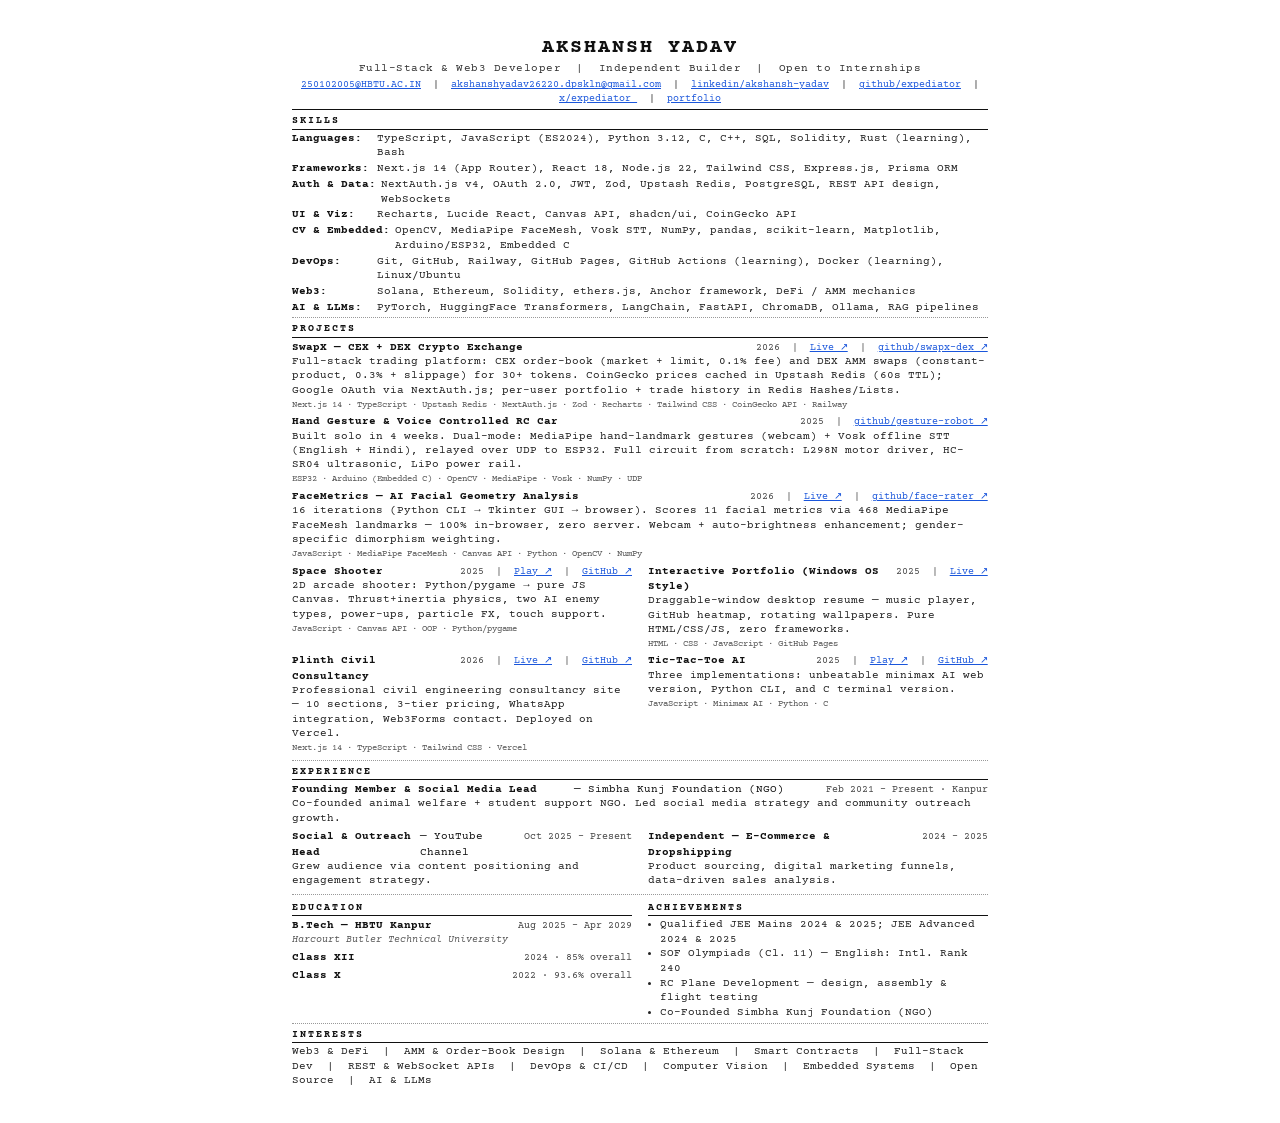
<file: resume-print.html>
<!DOCTYPE html>
<html lang="en">
<head>
<meta charset="UTF-8">
<title>Akshansh Yadav — Resume</title>
<style>
  @import url('https://fonts.googleapis.com/css2?family=Courier+Prime:ital,wght@0,400;0,700;1,400&display=swap');

  *, *::before, *::after { box-sizing: border-box; margin: 0; padding: 0; }

  body {
    font-family: 'Courier Prime', 'Courier New', monospace;
    font-size: 8.5pt;
    color: #111;
    background: #fff;
    line-height: 1.35;
  }

  a { color: #1a56db; text-decoration: underline; }

  .page {
    width: 210mm;
    min-height: 297mm;
    max-height: 297mm;
    padding: 9mm 13mm 7mm;
    margin: 0 auto;
    overflow: hidden;
  }

  /* HEADER */
  .header { text-align: center; margin-bottom: 4px; }
  .header h1 { font-size: 15pt; font-weight: 700; letter-spacing: 2px; text-transform: uppercase; }
  .header .role { font-size: 8pt; color: #333; margin: 1px 0 2px; letter-spacing: .5px; }
  .header .contacts { font-size: 7.5pt; color: #222; }
  .header .contacts span { margin: 0 3px; }

  /* DIVIDER */
  hr { border: none; border-top: 1px solid #111; margin: 3px 0; }
  hr.thin { border-top: 1px dotted #999; margin: 2px 0; }

  /* SECTION TITLES */
  .section-title {
    font-size: 7.5pt;
    font-weight: 700;
    text-transform: uppercase;
    letter-spacing: 2px;
    margin: 4px 0 2px;
    border-bottom: 1px solid #111;
    padding-bottom: 1px;
  }

  /* SKILL ROWS */
  .skill-row { display: flex; gap: 5px; margin-bottom: 1.5px; font-size: 8pt; }
  .skill-row .cat { font-weight: 700; min-width: 80px; flex-shrink: 0; }
  .skill-row .vals { color: #222; }

  /* ENTRIES */
  .entry { margin-bottom: 3px; }
  .entry-header { display: flex; justify-content: space-between; align-items: baseline; }
  .entry-header b { font-size: 8.5pt; font-weight: 700; }
  .entry-header .meta { font-size: 7.5pt; color: #444; white-space: nowrap; margin-left: 6px; }
  .entry .sub { font-size: 7.5pt; color: #555; font-style: italic; }
  .entry p { font-size: 8pt; color: #222; margin-top: 0; line-height: 1.35; }
  .entry .tags { font-size: 7pt; color: #555; margin-top: 0.5px; }

  /* TWO-COL */
  .two-col { display: grid; grid-template-columns: 1fr 1fr; gap: 0 16px; }

  /* BULLET LIST */
  ul.bullet { padding-left: 12px; margin: 0; }
  ul.bullet li { font-size: 8pt; color: #222; margin-bottom: 0.5px; }

  /* INTERESTS */
  .interests { font-size: 8pt; color: #222; }

  @media print {
    @page { margin: 0; size: A4 portrait; }
    body { -webkit-print-color-adjust: exact; print-color-adjust: exact; }
    .page { margin: 0; }
    a { color: #1a56db !important; text-decoration: underline !important; }
  }
</style>
</head>
<body>
<div class="page">

  <!-- HEADER -->
  <div class="header">
    <h1>Akshansh Yadav</h1>
    <div class="role">Full-Stack &amp; Web3 Developer &nbsp;|&nbsp; Independent Builder &nbsp;|&nbsp; Open to Internships</div>
    <div class="contacts">
      <span><a href="mailto:250102005@HBTU.AC.IN">250102005@HBTU.AC.IN</a></span>
      <span>|</span>
      <span><a href="mailto:akshanshyadav26220.dpskln@gmail.com">akshanshyadav26220.dpskln@gmail.com</a></span>
      <span>|</span>
      <span><a href="https://linkedin.com/in/akshansh-yadav-554926304">linkedin/akshansh-yadav</a></span>
      <span>|</span>
      <span><a href="https://github.com/expediator">github/expediator</a></span>
      <span>|</span>
      <span><a href="https://x.com/expediator_">x/expediator_</a></span>
      <span>|</span>
      <span><a href="https://expediator.github.io/resume/">portfolio</a></span>
    </div>
  </div>

  <hr>

  <!-- SKILLS -->
  <div class="section-title">Skills</div>
  <div class="skill-row">
    <span class="cat">Languages:</span>
    <span class="vals">TypeScript, JavaScript (ES2024), Python 3.12, C, C++, SQL, Solidity, Rust (learning), Bash</span>
  </div>
  <div class="skill-row">
    <span class="cat">Frameworks:</span>
    <span class="vals">Next.js 14 (App Router), React 18, Node.js 22, Tailwind CSS, Express.js, Prisma ORM</span>
  </div>
  <div class="skill-row">
    <span class="cat">Auth &amp; Data:</span>
    <span class="vals">NextAuth.js v4, OAuth 2.0, JWT, Zod, Upstash Redis, PostgreSQL, REST API design, WebSockets</span>
  </div>
  <div class="skill-row">
    <span class="cat">UI &amp; Viz:</span>
    <span class="vals">Recharts, Lucide React, Canvas API, shadcn/ui, CoinGecko API</span>
  </div>
  <div class="skill-row">
    <span class="cat">CV &amp; Embedded:</span>
    <span class="vals">OpenCV, MediaPipe FaceMesh, Vosk STT, NumPy, pandas, scikit-learn, Matplotlib, Arduino/ESP32, Embedded C</span>
  </div>
  <div class="skill-row">
    <span class="cat">DevOps:</span>
    <span class="vals">Git, GitHub, Railway, GitHub Pages, GitHub Actions (learning), Docker (learning), Linux/Ubuntu</span>
  </div>
  <div class="skill-row">
    <span class="cat">Web3:</span>
    <span class="vals">Solana, Ethereum, Solidity, ethers.js, Anchor framework, DeFi / AMM mechanics</span>
  </div>
  <div class="skill-row">
    <span class="cat">AI &amp; LLMs:</span>
    <span class="vals">PyTorch, HuggingFace Transformers, LangChain, FastAPI, ChromaDB, Ollama, RAG pipelines</span>
  </div>

  <hr class="thin">

  <!-- PROJECTS -->
  <div class="section-title">Projects</div>

  <div class="entry">
    <div class="entry-header">
      <b>SwapX — CEX + DEX Crypto Exchange</b>
      <span class="meta">2026 &nbsp;|&nbsp; <a href="https://easygoing-motivation-production.up.railway.app">Live ↗</a> &nbsp;|&nbsp; <a href="https://github.com/expediator/swapx-dex">github/swapx-dex ↗</a></span>
    </div>
    <p>Full-stack trading platform: CEX order-book (market + limit, 0.1% fee) and DEX AMM swaps (constant-product, 0.3% + slippage) for 30+ tokens. CoinGecko prices cached in Upstash Redis (60s TTL); Google OAuth via NextAuth.js; per-user portfolio + trade history in Redis Hashes/Lists.</p>
    <div class="tags">Next.js 14 · TypeScript · Upstash Redis · NextAuth.js · Zod · Recharts · Tailwind CSS · CoinGecko API · Railway</div>
  </div>

  <div class="entry">
    <div class="entry-header">
      <b>Hand Gesture &amp; Voice Controlled RC Car</b>
      <span class="meta">2025 &nbsp;|&nbsp; <a href="https://github.com/expediator/gesture-controlled-robot">github/gesture-robot ↗</a></span>
    </div>
    <p>Built solo in 4 weeks. Dual-mode: MediaPipe hand-landmark gestures (webcam) + Vosk offline STT (English + Hindi), relayed over UDP to ESP32. Full circuit from scratch: L298N motor driver, HC-SR04 ultrasonic, LiPo power rail.</p>
    <div class="tags">ESP32 · Arduino (Embedded C) · OpenCV · MediaPipe · Vosk · NumPy · UDP</div>
  </div>

  <div class="entry">
    <div class="entry-header">
      <b>FaceMetrics — AI Facial Geometry Analysis</b>
      <span class="meta">2026 &nbsp;|&nbsp; <a href="https://expediator.github.io/face-rater/">Live ↗</a> &nbsp;|&nbsp; <a href="https://github.com/expediator/face-rater">github/face-rater ↗</a></span>
    </div>
    <p>16 iterations (Python CLI → Tkinter GUI → browser). Scores 11 facial metrics via 468 MediaPipe FaceMesh landmarks — 100% in-browser, zero server. Webcam + auto-brightness enhancement; gender-specific dimorphism weighting.</p>
    <div class="tags">JavaScript · MediaPipe FaceMesh · Canvas API · Python · OpenCV · NumPy</div>
  </div>

  <div class="two-col">
    <div class="entry">
      <div class="entry-header">
        <b>Space Shooter</b>
        <span class="meta">2025 &nbsp;|&nbsp; <a href="https://expediator.github.io/space-shooter/">Play ↗</a> &nbsp;|&nbsp; <a href="https://github.com/expediator/space-shooter">GitHub ↗</a></span>
      </div>
      <p>2D arcade shooter: Python/pygame → pure JS Canvas. Thrust+inertia physics, two AI enemy types, power-ups, particle FX, touch support.</p>
      <div class="tags">JavaScript · Canvas API · OOP · Python/pygame</div>
    </div>
    <div class="entry">
      <div class="entry-header">
        <b>Interactive Portfolio (Windows OS Style)</b>
        <span class="meta">2025 &nbsp;|&nbsp; <a href="https://expediator.github.io/resume/">Live ↗</a></span>
      </div>
      <p>Draggable-window desktop resume — music player, GitHub heatmap, rotating wallpapers. Pure HTML/CSS/JS, zero frameworks.</p>
      <div class="tags">HTML · CSS · JavaScript · GitHub Pages</div>
    </div>
  </div>

  <div class="two-col">
    <div class="entry">
      <div class="entry-header">
        <b>Plinth Civil Consultancy</b>
        <span class="meta">2026 &nbsp;|&nbsp; <a href="https://civil-site-gray.vercel.app">Live ↗</a> &nbsp;|&nbsp; <a href="https://github.com/expediator/civil-site">GitHub ↗</a></span>
      </div>
      <p>Professional civil engineering consultancy site — 10 sections, 3-tier pricing, WhatsApp integration, Web3Forms contact. Deployed on Vercel.</p>
      <div class="tags">Next.js 14 · TypeScript · Tailwind CSS · Vercel</div>
    </div>
    <div class="entry">
      <div class="entry-header">
        <b>Tic-Tac-Toe AI</b>
        <span class="meta">2025 &nbsp;|&nbsp; <a href="https://expediator.github.io/tic-tac-toe/">Play ↗</a> &nbsp;|&nbsp; <a href="https://github.com/expediator/tic-tac-toe">GitHub ↗</a></span>
      </div>
      <p>Three implementations: unbeatable minimax AI web version, Python CLI, and C terminal version.</p>
      <div class="tags">JavaScript · Minimax AI · Python · C</div>
    </div>
  </div>

  <hr class="thin">

  <!-- EXPERIENCE -->
  <div class="section-title">Experience</div>

  <div class="entry">
    <div class="entry-header">
      <b>Founding Member &amp; Social Media Lead</b> — Simbha Kunj Foundation (NGO)
      <span class="meta">Feb 2021 – Present · Kanpur</span>
    </div>
    <p>Co-founded animal welfare + student support NGO. Led social media strategy and community outreach growth.</p>
  </div>

  <div class="two-col">
    <div class="entry">
      <div class="entry-header">
        <b>Social &amp; Outreach Head</b> — YouTube Channel
        <span class="meta">Oct 2025 – Present</span>
      </div>
      <p>Grew audience via content positioning and engagement strategy.</p>
    </div>
    <div class="entry">
      <div class="entry-header">
        <b>Independent — E-Commerce &amp; Dropshipping</b>
        <span class="meta">2024 – 2025</span>
      </div>
      <p>Product sourcing, digital marketing funnels, data-driven sales analysis.</p>
    </div>
  </div>

  <hr class="thin">

  <!-- EDUCATION + ACHIEVEMENTS -->
  <div class="two-col">
    <div>
      <div class="section-title">Education</div>
      <div class="entry">
        <div class="entry-header"><b>B.Tech — HBTU Kanpur</b><span class="meta">Aug 2025 – Apr 2029</span></div>
        <div class="sub">Harcourt Butler Technical University</div>
      </div>
      <div class="entry">
        <div class="entry-header"><b>Class XII</b><span class="meta">2024 · 85% overall</span></div>
      </div>
      <div class="entry">
        <div class="entry-header"><b>Class X</b><span class="meta">2022 · 93.6% overall</span></div>
      </div>
    </div>
    <div>
      <div class="section-title">Achievements</div>
      <ul class="bullet">
        <li>Qualified JEE Mains 2024 &amp; 2025; JEE Advanced 2024 &amp; 2025</li>
        <li>SOF Olympiads (Cl. 11) — English: Intl. Rank 240</li>
        <li>RC Plane Development — design, assembly &amp; flight testing</li>
        <li>Co-Founded Simbha Kunj Foundation (NGO)</li>
      </ul>
    </div>
  </div>

  <hr class="thin">

  <!-- INTERESTS -->
  <div class="section-title">Interests</div>
  <div class="interests">
    Web3 &amp; DeFi &nbsp;|&nbsp; AMM &amp; Order-Book Design &nbsp;|&nbsp; Solana &amp; Ethereum &nbsp;|&nbsp; Smart Contracts &nbsp;|&nbsp;
    Full-Stack Dev &nbsp;|&nbsp; REST &amp; WebSocket APIs &nbsp;|&nbsp; DevOps &amp; CI/CD &nbsp;|&nbsp;
    Computer Vision &nbsp;|&nbsp; Embedded Systems &nbsp;|&nbsp; Open Source &nbsp;|&nbsp; AI &amp; LLMs
  </div>

</div>
</body>
</html>
</file>
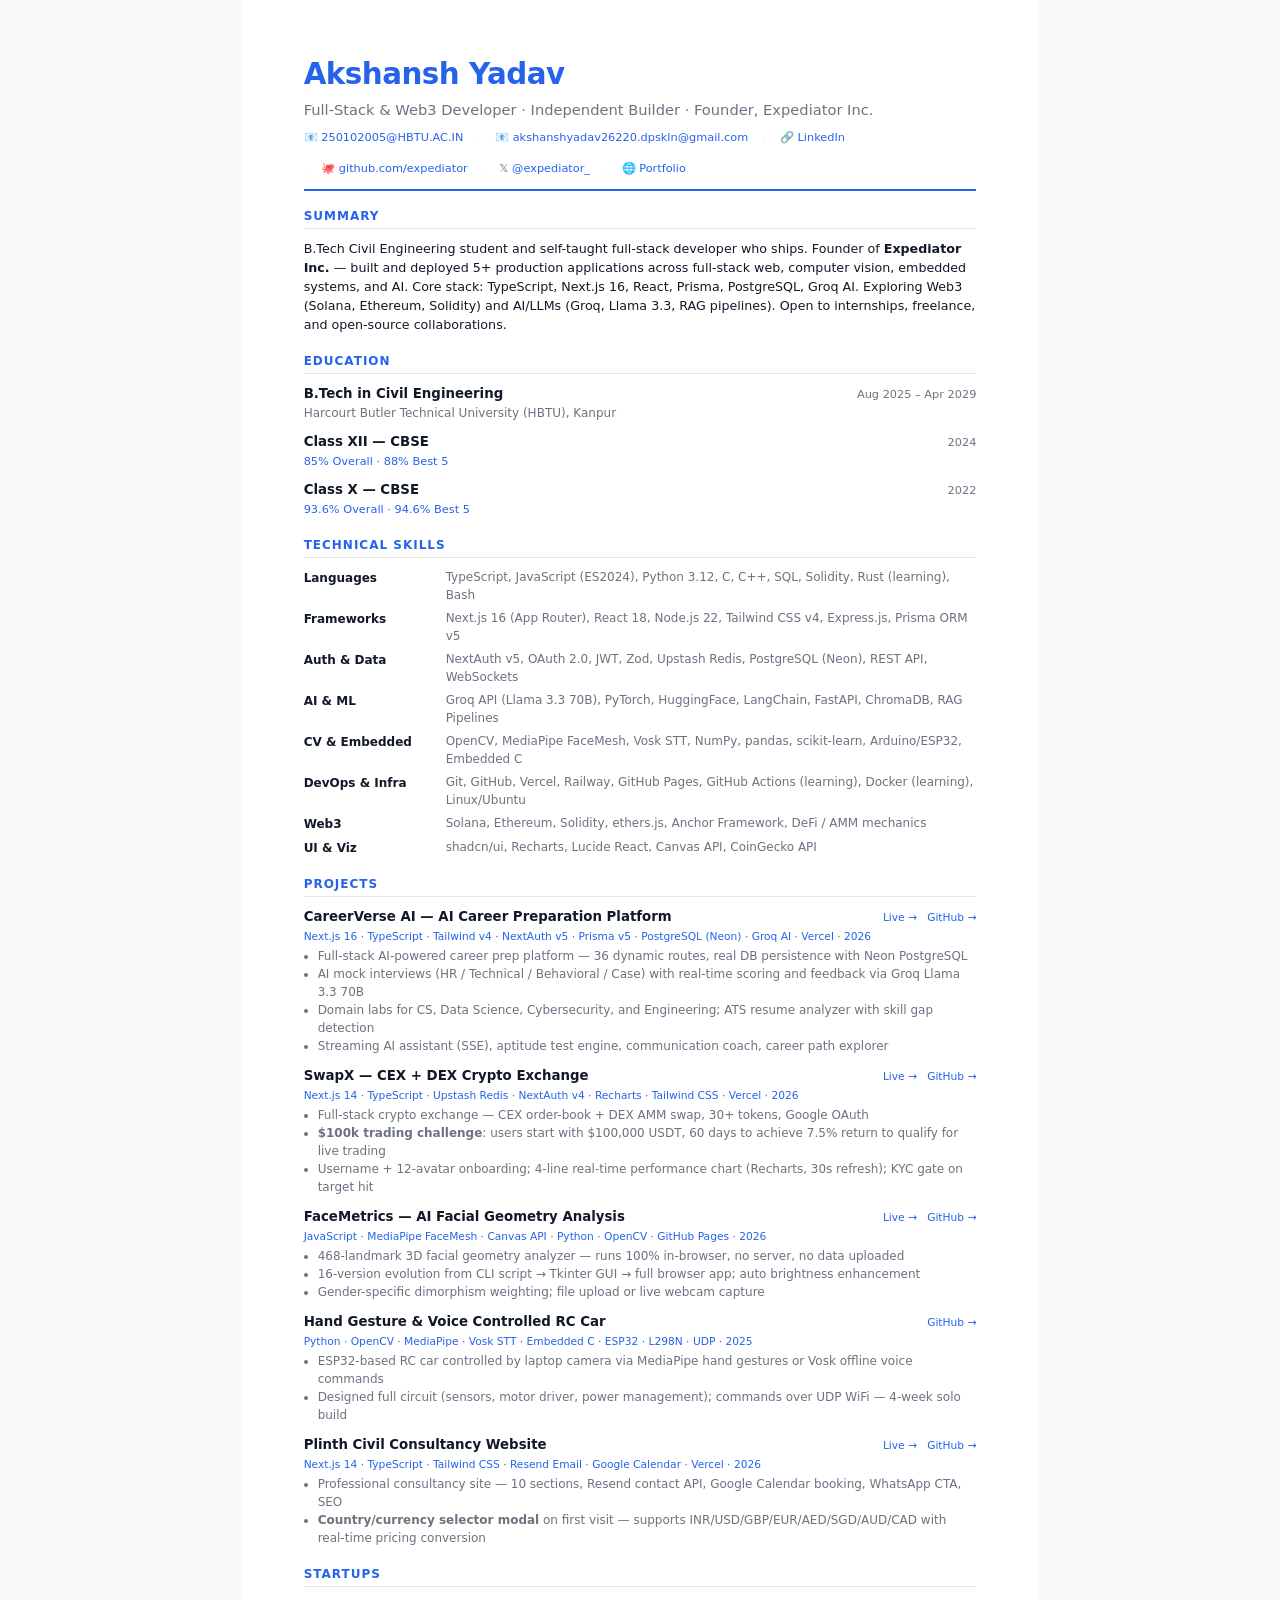
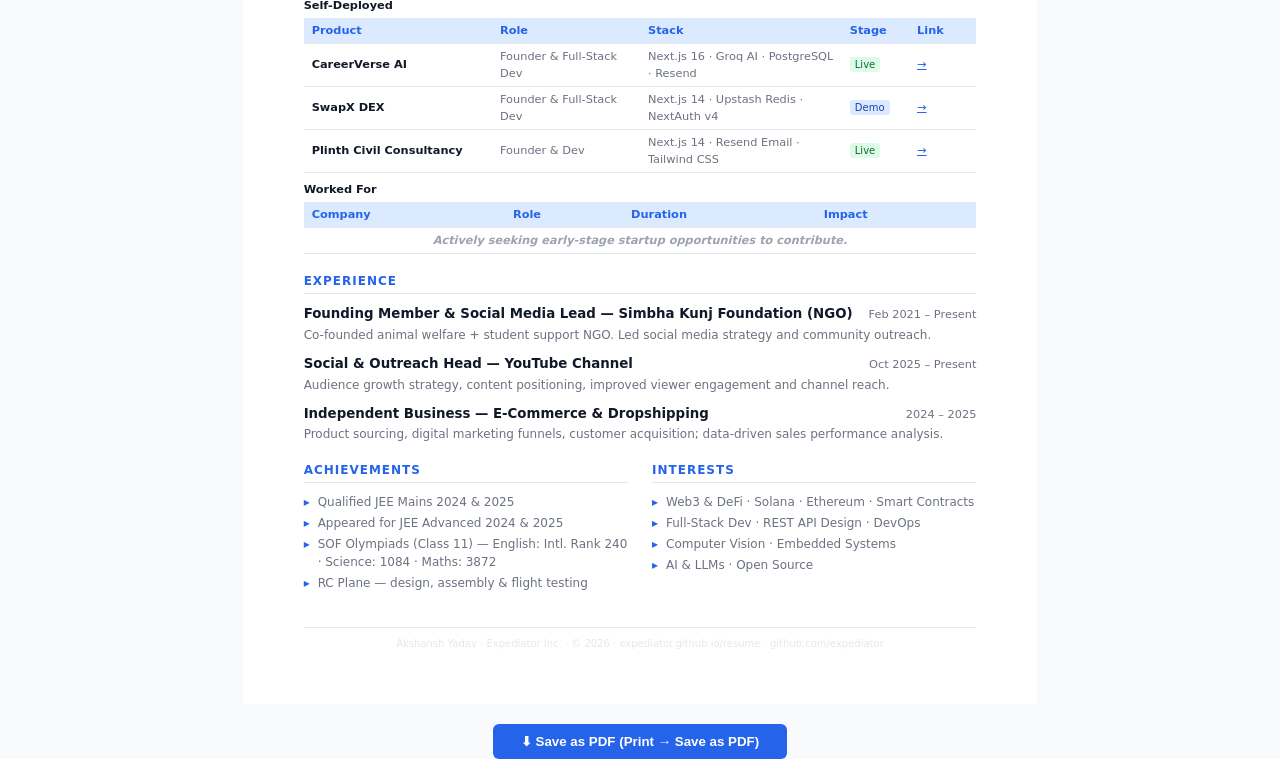
<file: assets/resume-print.html>
<!DOCTYPE html>
<html lang="en">
<head>
<meta charset="UTF-8">
<meta name="viewport" content="width=device-width, initial-scale=1.0">
<title>Akshansh Yadav — Resume</title>
<style>
  * { margin: 0; padding: 0; box-sizing: border-box; }

  :root {
    --accent: #2563eb;
    --accent-light: #dbeafe;
    --text: #111827;
    --muted: #6b7280;
    --border: #e5e7eb;
    --section-gap: 18px;
  }

  body {
    font-family: 'Segoe UI', system-ui, -apple-system, sans-serif;
    font-size: 10pt;
    line-height: 1.5;
    color: var(--text);
    background: #f9fafb;
  }

  .page {
    width: 210mm;
    min-height: 297mm;
    margin: 0 auto;
    background: white;
    padding: 14mm 16mm 14mm 16mm;
  }

  /* ── Header ── */
  .header { border-bottom: 2px solid var(--accent); padding-bottom: 12px; margin-bottom: 16px; }
  .header h1 { font-size: 22pt; font-weight: 700; color: var(--accent); letter-spacing: -0.5px; }
  .header .role { font-size: 11pt; color: var(--muted); font-weight: 500; margin-top: 2px; }
  .header .links {
    display: flex; flex-wrap: wrap; gap: 14px; margin-top: 8px;
    font-size: 8.5pt; color: var(--muted);
  }
  .header .links a { color: var(--accent); text-decoration: none; }
  .header .links span::before { content: '·'; margin-right: 14px; color: var(--border); }
  .header .links span:first-child::before { display: none; }

  /* ── Sections ── */
  .section { margin-bottom: var(--section-gap); }
  .section-title {
    font-size: 9pt; font-weight: 700; text-transform: uppercase;
    letter-spacing: 1px; color: var(--accent);
    border-bottom: 1px solid var(--border); padding-bottom: 3px; margin-bottom: 10px;
  }

  /* ── Summary ── */
  .summary p { color: var(--text); font-size: 9.5pt; }

  /* ── Education ── */
  .edu-item, .exp-item { margin-bottom: 10px; }
  .edu-item:last-child, .exp-item:last-child { margin-bottom: 0; }
  .row { display: flex; justify-content: space-between; align-items: baseline; }
  .row .title { font-weight: 600; font-size: 10pt; }
  .row .date { font-size: 8.5pt; color: var(--muted); white-space: nowrap; }
  .subtitle { font-size: 9pt; color: var(--muted); }
  .grade { font-size: 8.5pt; color: var(--accent); margin-top: 1px; }

  /* ── Skills ── */
  .skills-grid { display: grid; grid-template-columns: 130px 1fr; gap: 5px 12px; }
  .skill-label { font-weight: 600; font-size: 9pt; color: var(--text); padding-top: 1px; }
  .skill-val { font-size: 9pt; color: var(--muted); }

  /* ── Projects ── */
  .project { margin-bottom: 11px; }
  .project:last-child { margin-bottom: 0; }
  .project .proj-header { display: flex; justify-content: space-between; align-items: baseline; gap: 8px; }
  .project .proj-name { font-weight: 700; font-size: 10pt; }
  .project .proj-links { font-size: 8pt; color: var(--muted); white-space: nowrap; }
  .project .proj-links a { color: var(--accent); text-decoration: none; }
  .project .proj-stack { font-size: 8pt; color: var(--accent); font-weight: 500; margin: 2px 0; }
  .project .proj-desc { font-size: 9pt; color: var(--muted); }
  .project .proj-desc li { margin-left: 14px; }

  /* ── Experience ── */
  .exp-desc { font-size: 9pt; color: var(--muted); margin-top: 2px; }

  /* ── Startups ── */
  .startup-table { width: 100%; border-collapse: collapse; font-size: 8.5pt; margin-top: 4px; }
  .startup-table th { text-align: left; padding: 4px 8px; background: var(--accent-light); color: var(--accent); font-weight: 700; border-bottom: 1px solid var(--border); }
  .startup-table td { padding: 4px 8px; color: var(--muted); border-bottom: 1px solid var(--border); }
  .startup-table td:first-child { font-weight: 600; color: var(--text); }
  .startup-table .badge { display: inline-block; padding: 0 5px; border-radius: 3px; font-size: 7.5pt; }
  .startup-table .badge-live { background: #dcfce7; color: #166534; }
  .startup-table .badge-demo { background: #dbeafe; color: #1e40af; }
  .startup-table .empty td { text-align: center; font-style: italic; color: #9ca3af; }

  /* ── Achievements ── */
  .ach-list { list-style: none; }
  .ach-list li { font-size: 9pt; color: var(--muted); padding-left: 14px; position: relative; margin-bottom: 3px; }
  .ach-list li::before { content: '▸'; color: var(--accent); position: absolute; left: 0; }

  /* ── Two column layout ── */
  .two-col { display: grid; grid-template-columns: 1fr 1fr; gap: 0 24px; }

  /* ── Footer ── */
  .footer { text-align: center; font-size: 7.5pt; color: var(--border); margin-top: 14px; border-top: 1px solid var(--border); padding-top: 8px; }

  /* ── Print ── */
  @media print {
    body { background: white; }
    .page { margin: 0; padding: 12mm 14mm; box-shadow: none; width: 100%; min-height: unset; }
    a { color: inherit !important; }
    .no-print { display: none !important; }
  }

  /* ── Print button ── */
  .print-btn {
    display: block; margin: 20px auto 0; padding: 10px 28px;
    background: var(--accent); color: white; border: none; border-radius: 6px;
    font-size: 10pt; font-weight: 600; cursor: pointer; width: fit-content;
  }
  .print-btn:hover { background: #1d4ed8; }
</style>
</head>
<body>

<div class="page">

  <!-- HEADER -->
  <div class="header">
    <h1>Akshansh Yadav</h1>
    <div class="role">Full-Stack & Web3 Developer · Independent Builder · Founder, Expediator Inc.</div>
    <div class="links">
      <span>📧 <a href="mailto:250102005@HBTU.AC.IN">250102005@HBTU.AC.IN</a></span>
      <span>📧 <a href="mailto:akshanshyadav26220.dpskln@gmail.com">akshanshyadav26220.dpskln@gmail.com</a></span>
      <span>🔗 <a href="https://linkedin.com/in/akshansh-yadav-554926304">LinkedIn</a></span>
      <span>🐙 <a href="https://github.com/expediator">github.com/expediator</a></span>
      <span>𝕏 <a href="https://x.com/expediator_">@expediator_</a></span>
      <span>🌐 <a href="https://expediator.github.io/resume/">Portfolio</a></span>
    </div>
  </div>

  <!-- SUMMARY -->
  <div class="section summary">
    <div class="section-title">Summary</div>
    <p>B.Tech Civil Engineering student and self-taught full-stack developer who ships. Founder of <strong>Expediator Inc.</strong> — built and deployed 5+ production applications across full-stack web, computer vision, embedded systems, and AI. Core stack: TypeScript, Next.js 16, React, Prisma, PostgreSQL, Groq AI. Exploring Web3 (Solana, Ethereum, Solidity) and AI/LLMs (Groq, Llama 3.3, RAG pipelines). Open to internships, freelance, and open-source collaborations.</p>
  </div>

  <!-- EDUCATION -->
  <div class="section">
    <div class="section-title">Education</div>
    <div class="edu-item">
      <div class="row">
        <span class="title">B.Tech in Civil Engineering</span>
        <span class="date">Aug 2025 – Apr 2029</span>
      </div>
      <div class="subtitle">Harcourt Butler Technical University (HBTU), Kanpur</div>
    </div>
    <div class="edu-item">
      <div class="row">
        <span class="title">Class XII — CBSE</span>
        <span class="date">2024</span>
      </div>
      <div class="grade">85% Overall · 88% Best 5</div>
    </div>
    <div class="edu-item">
      <div class="row">
        <span class="title">Class X — CBSE</span>
        <span class="date">2022</span>
      </div>
      <div class="grade">93.6% Overall · 94.6% Best 5</div>
    </div>
  </div>

  <!-- SKILLS -->
  <div class="section">
    <div class="section-title">Technical Skills</div>
    <div class="skills-grid">
      <span class="skill-label">Languages</span>
      <span class="skill-val">TypeScript, JavaScript (ES2024), Python 3.12, C, C++, SQL, Solidity, Rust (learning), Bash</span>

      <span class="skill-label">Frameworks</span>
      <span class="skill-val">Next.js 16 (App Router), React 18, Node.js 22, Tailwind CSS v4, Express.js, Prisma ORM v5</span>

      <span class="skill-label">Auth & Data</span>
      <span class="skill-val">NextAuth v5, OAuth 2.0, JWT, Zod, Upstash Redis, PostgreSQL (Neon), REST API, WebSockets</span>

      <span class="skill-label">AI & ML</span>
      <span class="skill-val">Groq API (Llama 3.3 70B), PyTorch, HuggingFace, LangChain, FastAPI, ChromaDB, RAG Pipelines</span>

      <span class="skill-label">CV & Embedded</span>
      <span class="skill-val">OpenCV, MediaPipe FaceMesh, Vosk STT, NumPy, pandas, scikit-learn, Arduino/ESP32, Embedded C</span>

      <span class="skill-label">DevOps & Infra</span>
      <span class="skill-val">Git, GitHub, Vercel, Railway, GitHub Pages, GitHub Actions (learning), Docker (learning), Linux/Ubuntu</span>

      <span class="skill-label">Web3</span>
      <span class="skill-val">Solana, Ethereum, Solidity, ethers.js, Anchor Framework, DeFi / AMM mechanics</span>

      <span class="skill-label">UI & Viz</span>
      <span class="skill-val">shadcn/ui, Recharts, Lucide React, Canvas API, CoinGecko API</span>
    </div>
  </div>

  <!-- PROJECTS -->
  <div class="section">
    <div class="section-title">Projects</div>

    <div class="project">
      <div class="proj-header">
        <span class="proj-name">CareerVerse AI — AI Career Preparation Platform</span>
        <span class="proj-links">
          <a href="https://careerverse-ai-sigma.vercel.app">Live →</a>&nbsp;&nbsp;
          <a href="https://github.com/expediator/careerverse-ai">GitHub →</a>
        </span>
      </div>
      <div class="proj-stack">Next.js 16 · TypeScript · Tailwind v4 · NextAuth v5 · Prisma v5 · PostgreSQL (Neon) · Groq AI · Vercel · 2026</div>
      <ul class="proj-desc">
        <li>Full-stack AI-powered career prep platform — 36 dynamic routes, real DB persistence with Neon PostgreSQL</li>
        <li>AI mock interviews (HR / Technical / Behavioral / Case) with real-time scoring and feedback via Groq Llama 3.3 70B</li>
        <li>Domain labs for CS, Data Science, Cybersecurity, and Engineering; ATS resume analyzer with skill gap detection</li>
        <li>Streaming AI assistant (SSE), aptitude test engine, communication coach, career path explorer</li>
      </ul>
    </div>

    <div class="project">
      <div class="proj-header">
        <span class="proj-name">SwapX — CEX + DEX Crypto Exchange</span>
        <span class="proj-links">
          <a href="https://swapx-dex.vercel.app">Live →</a>&nbsp;&nbsp;
          <a href="https://github.com/expediator/swapx-dex">GitHub →</a>
        </span>
      </div>
      <div class="proj-stack">Next.js 14 · TypeScript · Upstash Redis · NextAuth v4 · Recharts · Tailwind CSS · Vercel · 2026</div>
      <ul class="proj-desc">
        <li>Full-stack crypto exchange — CEX order-book + DEX AMM swap, 30+ tokens, Google OAuth</li>
        <li><b>$100k trading challenge</b>: users start with $100,000 USDT, 60 days to achieve 7.5% return to qualify for live trading</li>
        <li>Username + 12-avatar onboarding; 4-line real-time performance chart (Recharts, 30s refresh); KYC gate on target hit</li>
      </ul>
    </div>

    <div class="project">
      <div class="proj-header">
        <span class="proj-name">FaceMetrics — AI Facial Geometry Analysis</span>
        <span class="proj-links">
          <a href="https://expediator.github.io/face-rater/">Live →</a>&nbsp;&nbsp;
          <a href="https://github.com/expediator/face-rater">GitHub →</a>
        </span>
      </div>
      <div class="proj-stack">JavaScript · MediaPipe FaceMesh · Canvas API · Python · OpenCV · GitHub Pages · 2026</div>
      <ul class="proj-desc">
        <li>468-landmark 3D facial geometry analyzer — runs 100% in-browser, no server, no data uploaded</li>
        <li>16-version evolution from CLI script → Tkinter GUI → full browser app; auto brightness enhancement</li>
        <li>Gender-specific dimorphism weighting; file upload or live webcam capture</li>
      </ul>
    </div>

    <div class="project">
      <div class="proj-header">
        <span class="proj-name">Hand Gesture & Voice Controlled RC Car</span>
        <span class="proj-links"><a href="https://github.com/expediator/gesture-controlled-robot">GitHub →</a></span>
      </div>
      <div class="proj-stack">Python · OpenCV · MediaPipe · Vosk STT · Embedded C · ESP32 · L298N · UDP · 2025</div>
      <ul class="proj-desc">
        <li>ESP32-based RC car controlled by laptop camera via MediaPipe hand gestures or Vosk offline voice commands</li>
        <li>Designed full circuit (sensors, motor driver, power management); commands over UDP WiFi — 4-week solo build</li>
      </ul>
    </div>

    <div class="project">
      <div class="proj-header">
        <span class="proj-name">Plinth Civil Consultancy Website</span>
        <span class="proj-links">
          <a href="https://civil-site-gray.vercel.app">Live →</a>&nbsp;&nbsp;
          <a href="https://github.com/expediator/civil-site">GitHub →</a>
        </span>
      </div>
      <div class="proj-stack">Next.js 14 · TypeScript · Tailwind CSS · Resend Email · Google Calendar · Vercel · 2026</div>
      <ul class="proj-desc">
        <li>Professional consultancy site — 10 sections, Resend contact API, Google Calendar booking, WhatsApp CTA, SEO</li>
        <li><b>Country/currency selector modal</b> on first visit — supports INR/USD/GBP/EUR/AED/SGD/AUD/CAD with real-time pricing conversion</li>
      </ul>
    </div>
  </div>

  <!-- STARTUPS -->
  <div class="section">
    <div class="section-title">Startups</div>

    <div style="margin-bottom:8px;">
      <div style="font-size:8.5pt;font-weight:700;color:var(--text);margin-bottom:3px;">Self-Deployed</div>
      <table class="startup-table">
        <thead>
          <tr>
            <th style="width:28%">Product</th>
            <th style="width:22%">Role</th>
            <th style="width:30%">Stack</th>
            <th style="width:10%">Stage</th>
            <th style="width:10%">Link</th>
          </tr>
        </thead>
        <tbody>
          <tr>
            <td>CareerVerse AI</td>
            <td>Founder &amp; Full-Stack Dev</td>
            <td>Next.js 16 · Groq AI · PostgreSQL · Resend</td>
            <td><span class="badge badge-live">Live</span></td>
            <td><a href="https://careerverse-ai-sigma.vercel.app" style="color:var(--accent)">→</a></td>
          </tr>
          <tr>
            <td>SwapX DEX</td>
            <td>Founder &amp; Full-Stack Dev</td>
            <td>Next.js 14 · Upstash Redis · NextAuth v4</td>
            <td><span class="badge badge-demo">Demo</span></td>
            <td><a href="https://swapx-dex.vercel.app" style="color:var(--accent)">→</a></td>
          </tr>
          <tr>
            <td>Plinth Civil Consultancy</td>
            <td>Founder &amp; Dev</td>
            <td>Next.js 14 · Resend Email · Tailwind CSS</td>
            <td><span class="badge badge-live">Live</span></td>
            <td><a href="https://civil-site-gray.vercel.app" style="color:var(--accent)">→</a></td>
          </tr>
        </tbody>
      </table>
    </div>

    <div>
      <div style="font-size:8.5pt;font-weight:700;color:var(--text);margin-bottom:3px;">Worked For</div>
      <table class="startup-table">
        <thead>
          <tr><th>Company</th><th>Role</th><th>Duration</th><th>Impact</th></tr>
        </thead>
        <tbody class="empty">
          <tr><td colspan="4">Actively seeking early-stage startup opportunities to contribute.</td></tr>
        </tbody>
      </table>
    </div>
  </div>

  <!-- EXPERIENCE -->
  <div class="section">
    <div class="section-title">Experience</div>
    <div class="exp-item">
      <div class="row">
        <span class="title">Founding Member & Social Media Lead — Simbha Kunj Foundation (NGO)</span>
        <span class="date">Feb 2021 – Present</span>
      </div>
      <div class="exp-desc">Co-founded animal welfare + student support NGO. Led social media strategy and community outreach.</div>
    </div>
    <div class="exp-item">
      <div class="row">
        <span class="title">Social & Outreach Head — YouTube Channel</span>
        <span class="date">Oct 2025 – Present</span>
      </div>
      <div class="exp-desc">Audience growth strategy, content positioning, improved viewer engagement and channel reach.</div>
    </div>
    <div class="exp-item">
      <div class="row">
        <span class="title">Independent Business — E-Commerce & Dropshipping</span>
        <span class="date">2024 – 2025</span>
      </div>
      <div class="exp-desc">Product sourcing, digital marketing funnels, customer acquisition; data-driven sales performance analysis.</div>
    </div>
  </div>

  <!-- TWO COL: ACHIEVEMENTS + INTERESTS -->
  <div class="two-col">
    <div class="section">
      <div class="section-title">Achievements</div>
      <ul class="ach-list">
        <li>Qualified JEE Mains 2024 &amp; 2025</li>
        <li>Appeared for JEE Advanced 2024 &amp; 2025</li>
        <li>SOF Olympiads (Class 11) — English: Intl. Rank 240 · Science: 1084 · Maths: 3872</li>
        <li>RC Plane — design, assembly &amp; flight testing</li>
      </ul>
    </div>
    <div class="section">
      <div class="section-title">Interests</div>
      <ul class="ach-list">
        <li>Web3 &amp; DeFi · Solana · Ethereum · Smart Contracts</li>
        <li>Full-Stack Dev · REST API Design · DevOps</li>
        <li>Computer Vision · Embedded Systems</li>
        <li>AI &amp; LLMs · Open Source</li>
      </ul>
    </div>
  </div>

  <div class="footer">
    Akshansh Yadav · Expediator Inc. · © 2026 · expediator.github.io/resume · github.com/expediator
  </div>

</div>

<button class="print-btn no-print" onclick="window.print()">⬇ Save as PDF (Print → Save as PDF)</button>

</body>
</html>
</file>
